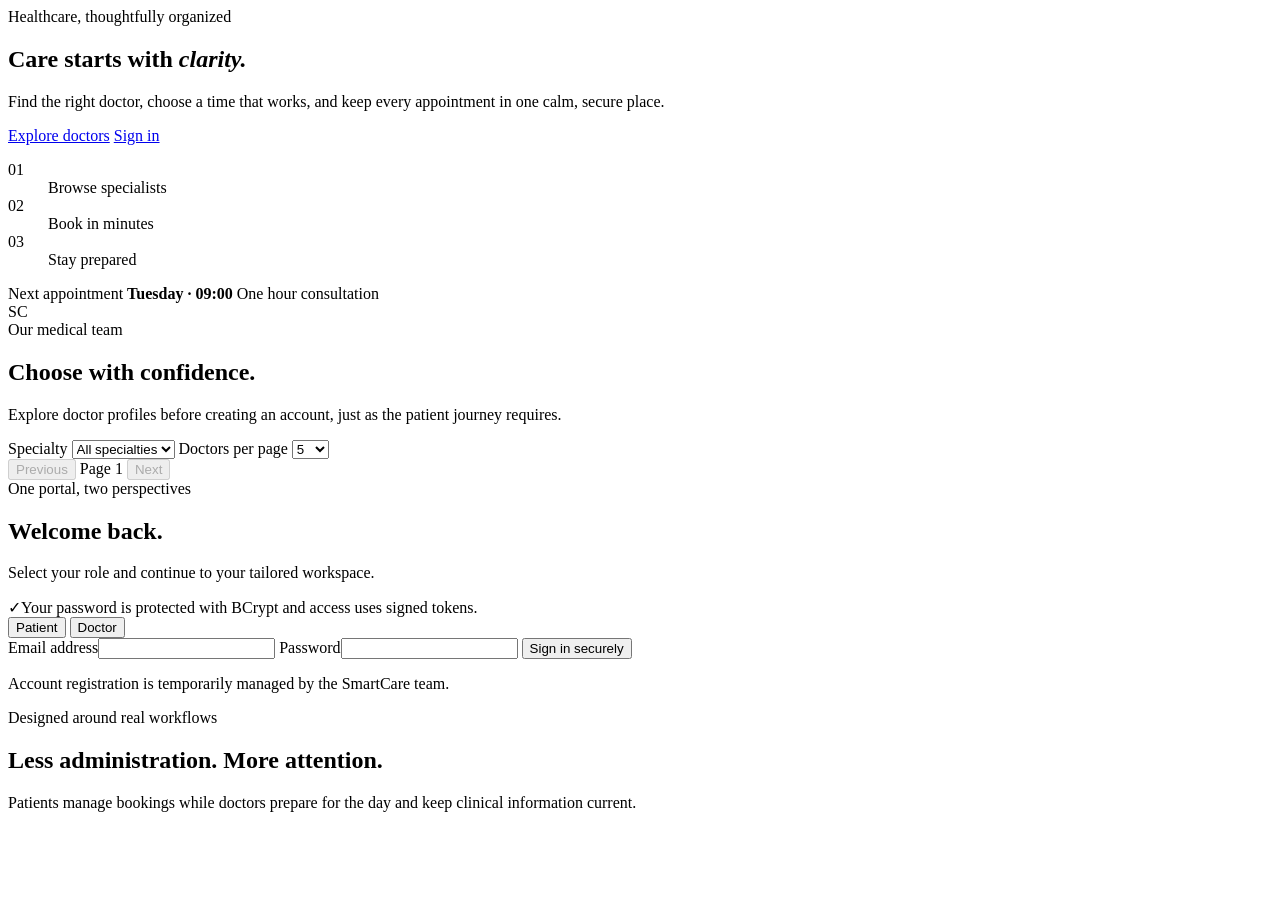
<file: smartcare/src/main/resources/templates/index.html>
<!DOCTYPE html>
<html lang="en" xmlns:th="http://www.thymeleaf.org">
<head>
    <meta charset="UTF-8">
    <meta name="viewport" content="width=device-width, initial-scale=1">
    <meta name="description" content="SmartCare appointment management portal">
    <title>SmartCare · Care starts with clarity</title>
    <link rel="icon" th:href="@{/assets/images/logo/logo.png}">
    <link rel="stylesheet" th:href="@{/assets/css/smartcare.css}">
    <script type="module" th:src="@{/js/smartcare/auth.js}" defer></script>
</head>
<body data-page="home">
<div class="page-shell">
    <header th:replace="~{fragments/layout :: header('home')}"></header>

    <main>
        <section class="hero">
            <div class="hero-copy">
                <span class="eyebrow">Healthcare, thoughtfully organized</span>
                <h1>Care starts with <em>clarity.</em></h1>
                <p>Find the right doctor, choose a time that works, and keep every appointment in one calm, secure place.</p>
                <div class="hero-actions">
                    <a class="button button-primary button-large" href="#doctors">Explore doctors</a>
                    <a class="button button-secondary button-large" href="#access">Sign in</a>
                </div>
                <dl class="trust-list">
                    <div><dt>01</dt><dd>Browse specialists</dd></div>
                    <div><dt>02</dt><dd>Book in minutes</dd></div>
                    <div><dt>03</dt><dd>Stay prepared</dd></div>
                </dl>
            </div>
            <div class="hero-visual" aria-label="SmartCare appointment preview">
                <div class="visual-orbit orbit-one"></div>
                <div class="visual-orbit orbit-two"></div>
                <div class="appointment-preview">
                    <span class="status-dot"></span>
                    <span class="preview-label">Next appointment</span>
                    <strong>Tuesday · 09:00</strong>
                    <span>One hour consultation</span>
                </div>
                <div class="care-monogram">SC</div>
            </div>
        </section>

        <section class="section" id="doctors">
            <div class="section-heading">
                <div><span class="eyebrow">Our medical team</span><h2>Choose with confidence.</h2></div>
                <p>Explore doctor profiles before creating an account, just as the patient journey requires.</p>
            </div>
            <div class="directory-controls">
                <label>Specialty
                    <select data-doctor-specialty><option value="">All specialties</option></select>
                </label>
                <label>Doctors per page
                    <select data-doctor-page-size><option value="5">5</option><option value="10">10</option></select>
                </label>
            </div>
            <div class="card-grid" data-public-doctors>
                <article class="skeleton-card"></article><article class="skeleton-card"></article><article class="skeleton-card"></article>
            </div>
            <nav class="pagination" aria-label="Doctor directory pages">
                <button class="button button-secondary" type="button" data-doctor-previous disabled>Previous</button>
                <span data-doctor-page-status>Page 1</span>
                <button class="button button-secondary" type="button" data-doctor-next disabled>Next</button>
            </nav>
        </section>

        <section class="access-section" id="access">
            <div class="access-intro">
                <span class="eyebrow">One portal, two perspectives</span>
                <h2>Welcome back.</h2>
                <p>Select your role and continue to your tailored workspace.</p>
                <div class="privacy-note"><span>✓</span>Your password is protected with BCrypt and access uses signed tokens.</div>
            </div>
            <div class="auth-card">
                <div class="role-tabs" role="tablist" aria-label="Select account role" data-auth-guest>
                    <button class="role-tab active" data-role-tab="patient" type="button">Patient</button>
                    <button class="role-tab" data-role-tab="doctor" type="button">Doctor</button>
                </div>
                <form class="auth-form" data-login-form data-auth-guest novalidate>
                    <input type="hidden" name="role" value="patient">
                    <label><span data-identifier-label>Email address</span><input name="identifier" type="email" autocomplete="username" required></label>
                    <label>Password<input name="password" type="password" autocomplete="current-password" minlength="6" required></label>
                    <p class="form-error" data-form-error hidden></p>
                    <button class="button button-primary button-block" type="submit">Sign in securely</button>
                </form>
                <p class="access-note" data-auth-guest>Account registration is temporarily managed by the SmartCare team.</p>
                <div class="authenticated-card" data-auth-session hidden>
                    <span class="authenticated-mark" aria-hidden="true">✓</span>
                    <p>You are signed in as <strong data-auth-role></strong>.</p>
                    <a class="button button-primary button-block" data-dashboard-link>Continue to your dashboard</a>
                </div>
            </div>
        </section>

        <section class="section about-strip" id="about">
            <span class="eyebrow">Designed around real workflows</span>
            <h2>Less administration. More attention.</h2>
            <p>Patients manage bookings while doctors prepare for the day and keep clinical information current.</p>
        </section>
    </main>

    <footer th:replace="~{fragments/layout :: footer}"></footer>
</div>

<div th:replace="~{fragments/layout :: toasts}"></div>
</body>
</html>
</file>
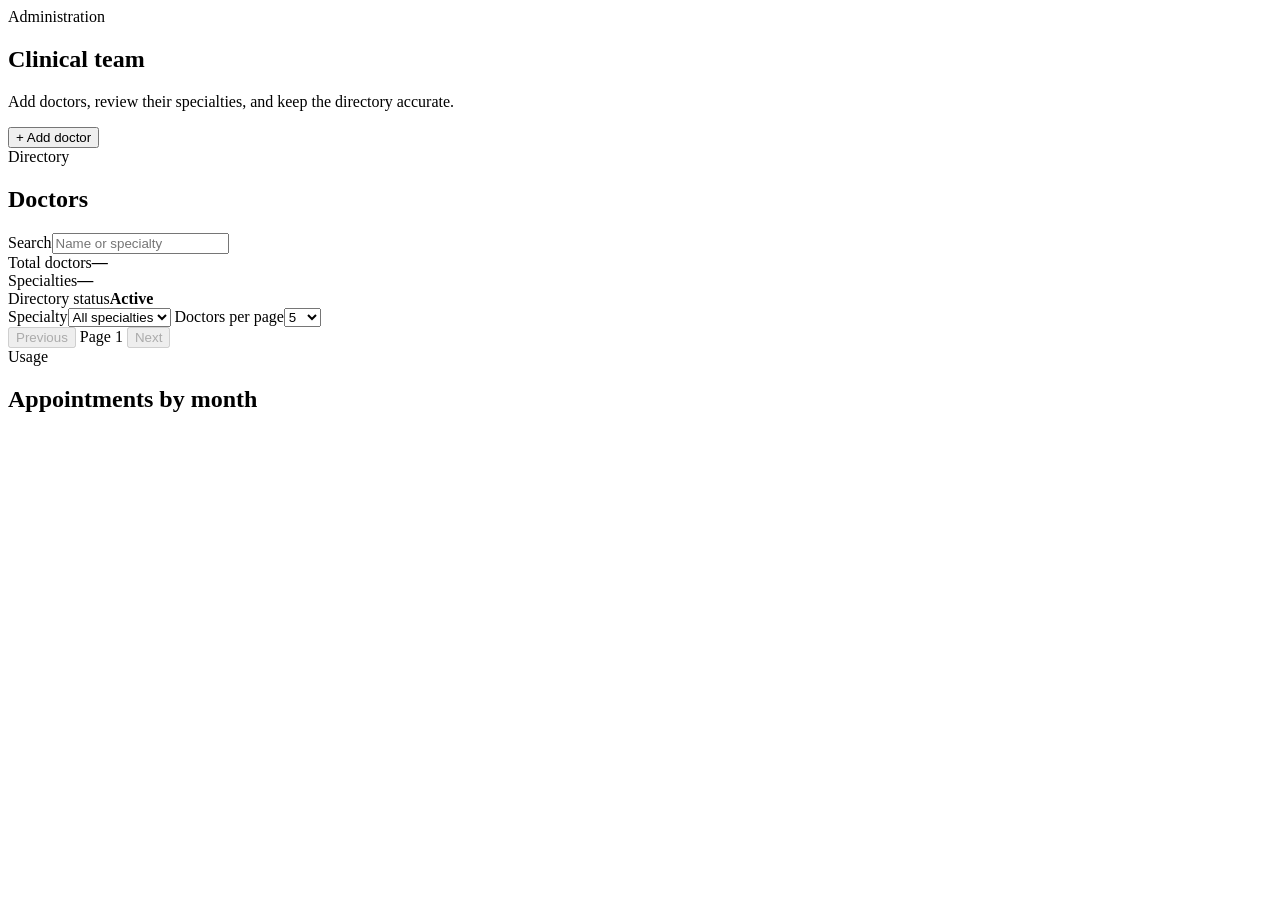
<file: smartcare/src/main/resources/templates/admin/adminDashboard.html>
<!DOCTYPE html>
<html lang="en" xmlns:th="http://www.thymeleaf.org">
<head>
    <meta charset="UTF-8"><meta name="viewport" content="width=device-width, initial-scale=1">
    <title>Admin workspace · SmartCare</title>
    <link rel="stylesheet" th:href="@{/assets/css/smartcare.css}">
    <script type="module" th:src="@{/js/smartcare/dashboard.js}" defer></script>
</head>
<body data-page="admin">
<div class="page-shell dashboard-shell">
    <header th:replace="~{fragments/layout :: header('admin')}"></header>
    <main class="dashboard">
        <aside class="dashboard-sidebar">
            <span class="eyebrow">Administration</span><h1>Clinical team</h1>
            <p>Add doctors, review their specialties, and keep the directory accurate.</p>
            <button class="button button-primary button-block" data-open-doctor-form>+ Add doctor</button>
        </aside>
        <section class="dashboard-content">
            <div class="dashboard-toolbar">
                <div><span class="eyebrow">Directory</span><h2>Doctors</h2></div>
                <label class="search-field"><span>Search</span><input type="search" placeholder="Name or specialty" data-doctor-search></label>
            </div>
            <div class="metric-row">
                <article class="metric"><span>Total doctors</span><strong data-doctor-count>—</strong></article>
                <article class="metric"><span>Specialties</span><strong data-specialty-count>—</strong></article>
                <article class="metric"><span>Directory status</span><strong class="metric-good">Active</strong></article>
            </div>
            <div class="directory-controls">
                <label>Specialty<select data-admin-doctor-specialty><option value="">All specialties</option></select></label>
                <label>Doctors per page<select data-admin-doctor-page-size><option value="5">5</option><option value="10">10</option></select></label>
            </div>
            <div class="card-grid compact-grid" data-admin-doctors><article class="skeleton-card"></article></div>
            <nav class="pagination" aria-label="Doctor administration pages">
                <button class="button button-secondary" type="button" data-admin-doctor-previous disabled>Previous</button>
                <span data-admin-doctor-page-status>Page 1</span>
                <button class="button button-secondary" type="button" data-admin-doctor-next disabled>Next</button>
            </nav>
            <section class="statistics-panel">
                <div><span class="eyebrow">Usage</span><h2>Appointments by month</h2></div>
                <div class="statistics-chart" data-appointment-statistics><article class="skeleton-row"></article></div>
            </section>
        </section>
    </main>
    <footer th:replace="~{fragments/layout :: footer}"></footer>
</div>
<dialog class="signup-dialog" data-doctor-dialog>
    <button class="dialog-close" data-dialog-close type="button">×</button>
    <span class="eyebrow">New team member</span><h2>Add a doctor</h2>
    <form data-doctor-form>
        <div class="form-grid">
            <label>Full name<input name="name" required minlength="3"></label>
            <label>Specialty<input name="specialty" required minlength="3"></label>
            <label>Email<input name="email" type="email" required></label>
            <label>Temporary password<input name="password" type="password" minlength="6" required></label>
            <label>Phone<input name="phone" pattern="[0-9]{10}" required></label>
            <label>Rating<input name="rating" type="number" min="0" max="5" value="0" required></label>
            <label class="full-field">Profile photo URL <small>HTTPS URL or local /assets/images path</small><input name="profileImageUrl" pattern="(?:https://.*|/assets/images/[A-Za-z0-9_-]+\.(?:png|jpg|jpeg|webp|svg))" placeholder="/assets/images/doctor_name.svg"></label>
            <label class="full-field">Available times <small>Comma separated, e.g. 09:00, 10:00</small><input name="availableTimes" value="09:00, 10:00, 14:00" required></label>
        </div>
        <p class="form-error" data-doctor-error hidden></p>
        <button class="button button-primary button-block">Save doctor</button>
    </form>
</dialog>
<div th:replace="~{fragments/layout :: toasts}"></div>
</body></html>
</file>
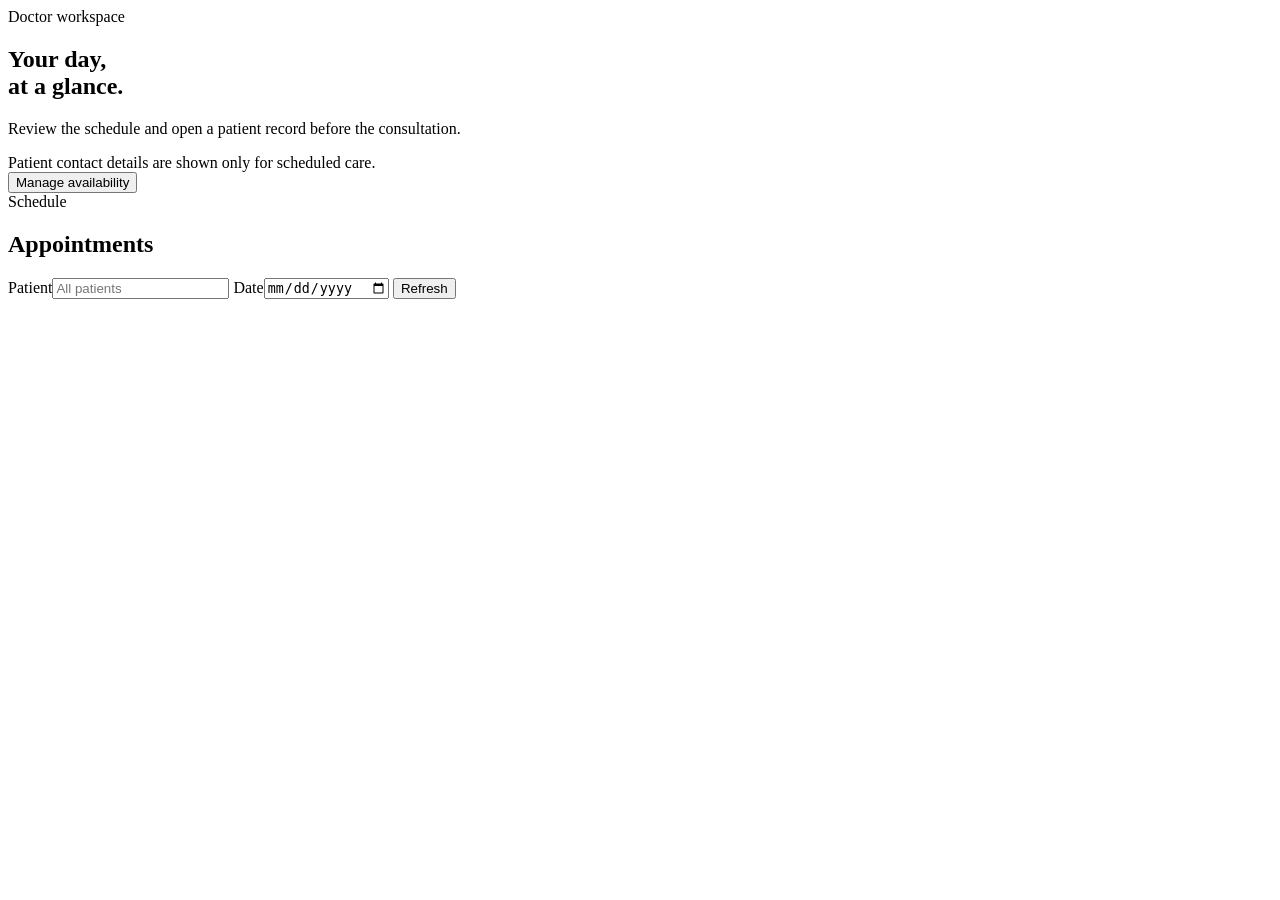
<file: smartcare/src/main/resources/templates/doctor/doctorDashboard.html>
<!DOCTYPE html>
<html lang="en" xmlns:th="http://www.thymeleaf.org">
<head>
    <meta charset="UTF-8"><meta name="viewport" content="width=device-width, initial-scale=1">
    <title>Doctor workspace · SmartCare</title>
    <link rel="stylesheet" th:href="@{/assets/css/smartcare.css}">
    <script type="module" th:src="@{/js/smartcare/dashboard.js}" defer></script>
</head>
<body data-page="doctor">
<div class="page-shell dashboard-shell">
    <header th:replace="~{fragments/layout :: header('doctor')}"></header>
    <main class="dashboard">
        <aside class="dashboard-sidebar">
            <span class="eyebrow">Doctor workspace</span><h1>Your day,<br>at a glance.</h1>
            <p>Review the schedule and open a patient record before the consultation.</p>
            <div class="sidebar-note"><span class="status-dot"></span><span>Patient contact details are shown only for scheduled care.</span></div>
            <button class="button button-secondary button-block" type="button" data-open-profile>Manage availability</button>
        </aside>
        <section class="dashboard-content">
            <div class="dashboard-toolbar">
                <div><span class="eyebrow">Schedule</span><h2>Appointments</h2></div>
                <div class="toolbar-fields">
                    <label class="search-field"><span>Patient</span><input data-patient-filter placeholder="All patients"></label>
                    <label class="search-field"><span>Date</span><input type="date" data-appointment-date></label>
                    <button class="button button-secondary" data-load-schedule>Refresh</button>
                </div>
            </div>
            <div class="schedule-list" data-doctor-schedule><article class="skeleton-row"></article></div>
        </section>
    </main>
    <footer th:replace="~{fragments/layout :: footer}"></footer>
</div>
<dialog class="signup-dialog" data-profile-dialog>
    <button class="dialog-close" data-dialog-close type="button">×</button>
    <span class="eyebrow">Doctor profile</span><h2>Details & availability</h2>
    <form data-profile-form>
        <label>Specialty<input name="specialty" required minlength="3"></label>
        <label>Phone<input name="phone" required pattern="[0-9]{10}"></label>
        <label>Profile photo URL <small>HTTPS URL or local /assets/images path</small><input name="profileImageUrl" pattern="(?:https://.*|/assets/images/[A-Za-z0-9_-]+\.(?:png|jpg|jpeg|webp|svg))" placeholder="/assets/images/doctor_name.svg"></label>
        <label>Available slots <small>Remove a slot to mark it unavailable</small><input name="availableTimes" required placeholder="09:00, 10:00, 14:00"></label>
        <p class="form-error" data-profile-error hidden></p>
        <button class="button button-primary button-block">Save profile</button>
    </form>
</dialog>
<dialog class="signup-dialog" data-prescription-dialog>
    <button class="dialog-close" data-dialog-close type="button">×</button>
    <span class="eyebrow">Patient care</span><h2>Prescription</h2>
    <div class="prescription-history" data-prescription-history></div>
    <form data-prescription-form>
        <input type="hidden" name="appointmentId"><input type="hidden" name="patientName">
        <label>Medication<input name="medication" required minlength="3"></label>
        <label>Doctor notes<textarea name="doctorNotes" maxlength="200"></textarea></label>
        <label>Pharmacy<input name="pharmacyName"></label>
        <p class="form-error" data-prescription-error hidden></p>
        <button class="button button-primary button-block">Save prescription</button>
    </form>
</dialog>
<div th:replace="~{fragments/layout :: toasts}"></div>
</body></html>
</file>
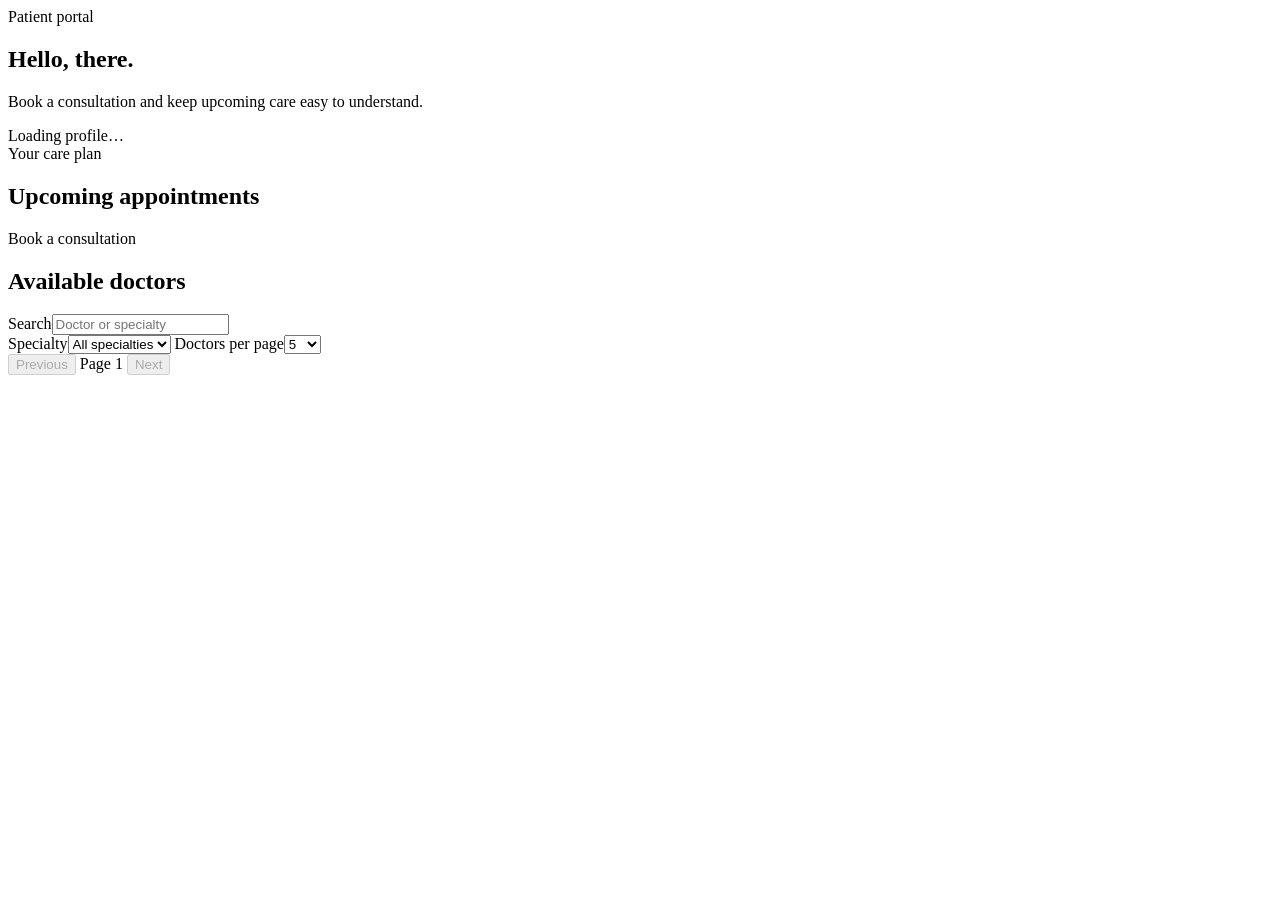
<file: smartcare/src/main/resources/templates/patient/dashboard.html>
<!DOCTYPE html>
<html lang="en" xmlns:th="http://www.thymeleaf.org">
<head>
    <meta charset="UTF-8"><meta name="viewport" content="width=device-width, initial-scale=1">
    <title>Patient dashboard · SmartCare</title>
    <link rel="stylesheet" th:href="@{/assets/css/smartcare.css}">
    <script type="module" th:src="@{/js/smartcare/dashboard.js}" defer></script>
</head>
<body data-page="patient">
<div class="page-shell dashboard-shell">
    <header th:replace="~{fragments/layout :: header('patient')}"></header>
    <main class="dashboard patient-layout">
        <aside class="dashboard-sidebar">
            <span class="eyebrow">Patient portal</span><h1>Hello, <span data-patient-name>there</span>.</h1>
            <p>Book a consultation and keep upcoming care easy to understand.</p>
            <div class="profile-card" data-patient-profile><span>Loading profile…</span></div>
        </aside>
        <section class="dashboard-content">
            <div class="dashboard-toolbar"><div><span class="eyebrow">Your care plan</span><h2>Upcoming appointments</h2></div></div>
            <div class="appointment-list" data-patient-appointments><article class="skeleton-row"></article></div>
            <div class="section-heading dashboard-section-heading">
                <div><span class="eyebrow">Book a consultation</span><h2>Available doctors</h2></div>
                <label class="search-field"><span>Search</span><input type="search" data-doctor-search placeholder="Doctor or specialty"></label>
            </div>
            <div class="directory-controls">
                <label>Specialty<select data-patient-doctor-specialty><option value="">All specialties</option></select></label>
                <label>Doctors per page<select data-patient-doctor-page-size><option value="5">5</option><option value="10">10</option></select></label>
            </div>
            <div class="card-grid compact-grid" data-patient-doctors><article class="skeleton-card"></article></div>
            <nav class="pagination" aria-label="Available doctor pages">
                <button class="button button-secondary" type="button" data-patient-doctor-previous disabled>Previous</button>
                <span data-patient-doctor-page-status>Page 1</span>
                <button class="button button-secondary" type="button" data-patient-doctor-next disabled>Next</button>
            </nav>
        </section>
    </main>
    <footer th:replace="~{fragments/layout :: footer}"></footer>
</div>
<dialog class="signup-dialog booking-dialog" data-booking-dialog>
    <button class="dialog-close" data-dialog-close type="button">×</button>
    <span class="eyebrow">One-hour consultation</span><h2>Book with <span data-booking-doctor>your doctor</span></h2>
    <form data-booking-form>
        <input type="hidden" name="doctorId"><input type="hidden" name="doctorName">
        <label>Date<input name="date" type="date" required></label>
        <label>Available time<select name="time" required><option value="">Choose a date first</option></select></label>
        <button class="button button-primary button-block">Confirm appointment</button>
        <p class="form-error" data-booking-error hidden></p>
    </form>
</dialog>
<dialog class="signup-dialog" data-patient-prescription-dialog>
    <button class="dialog-close" data-dialog-close type="button">×</button>
    <span class="eyebrow">Your care plan</span><h2>Prescriptions</h2>
    <div class="prescription-history" data-patient-prescription-history>Loading prescriptions…</div>
</dialog>
<div th:replace="~{fragments/layout :: toasts}"></div>
</body></html>
</file>
